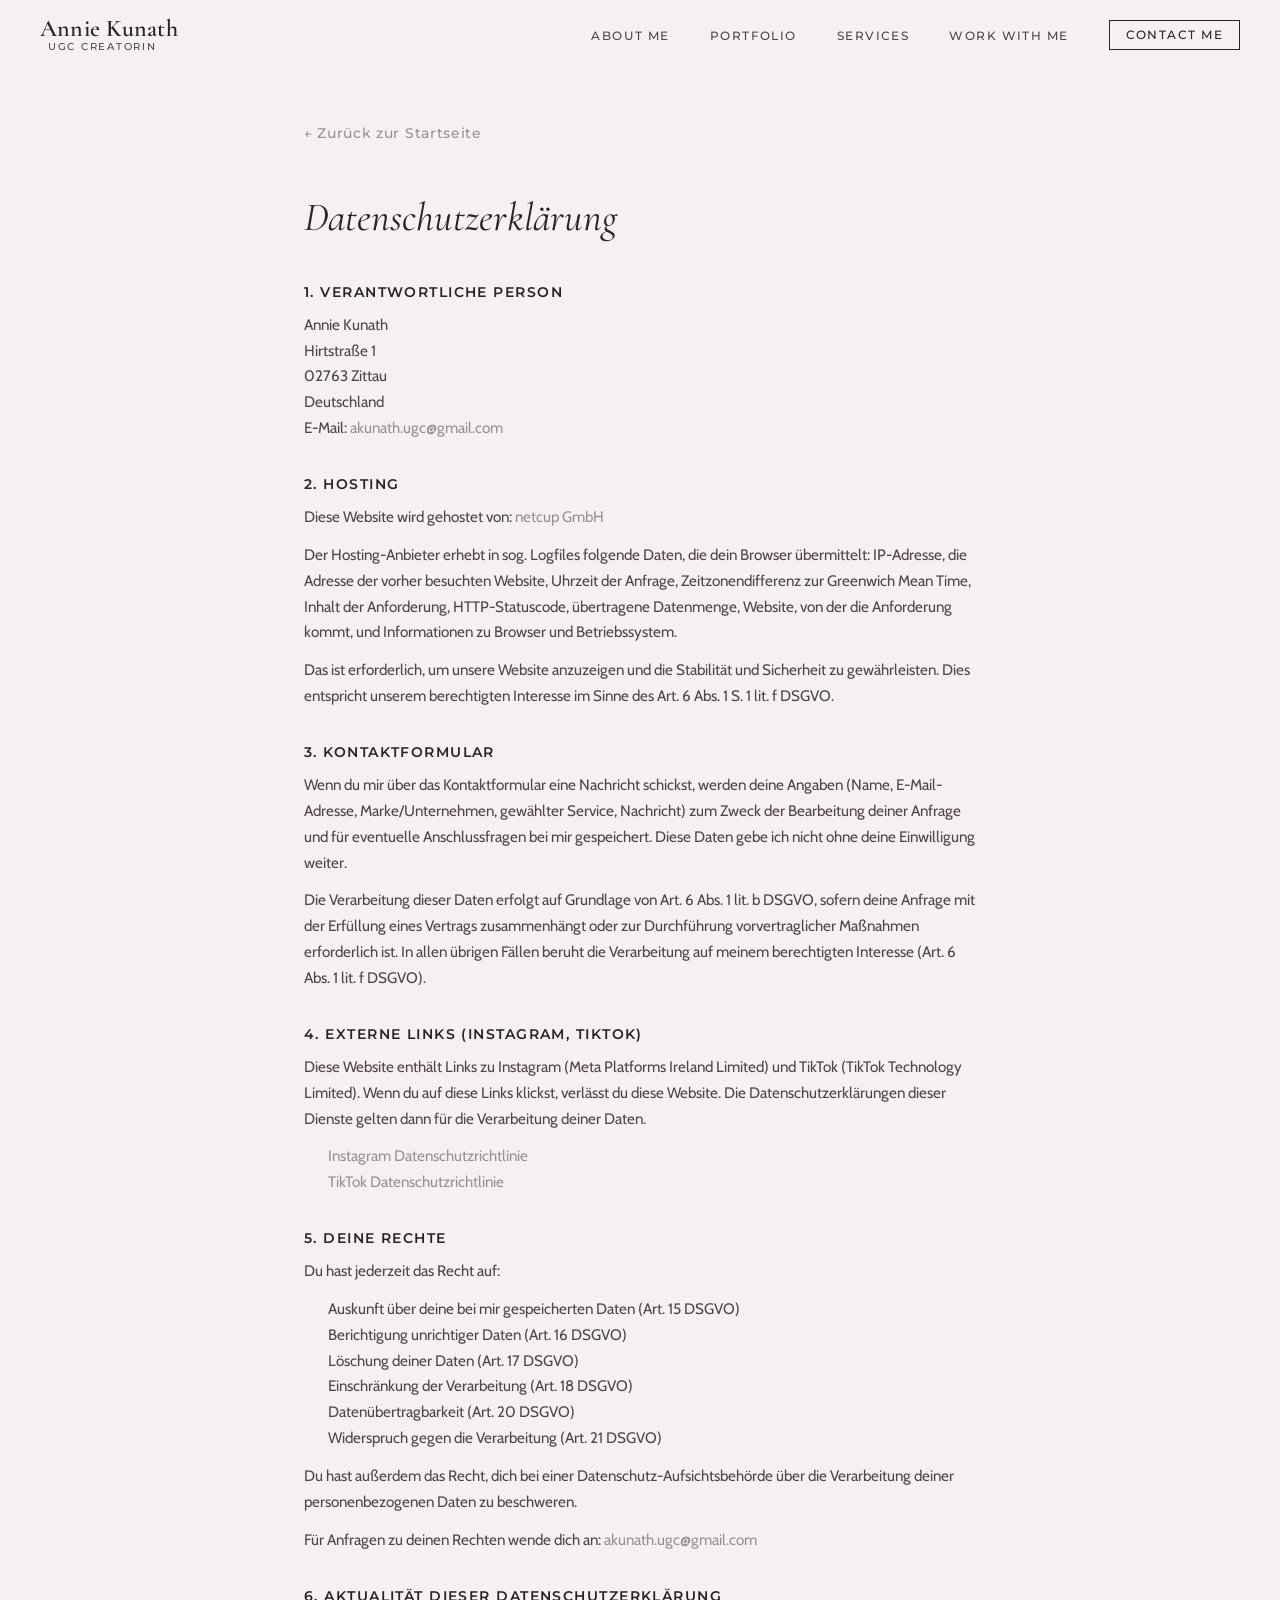
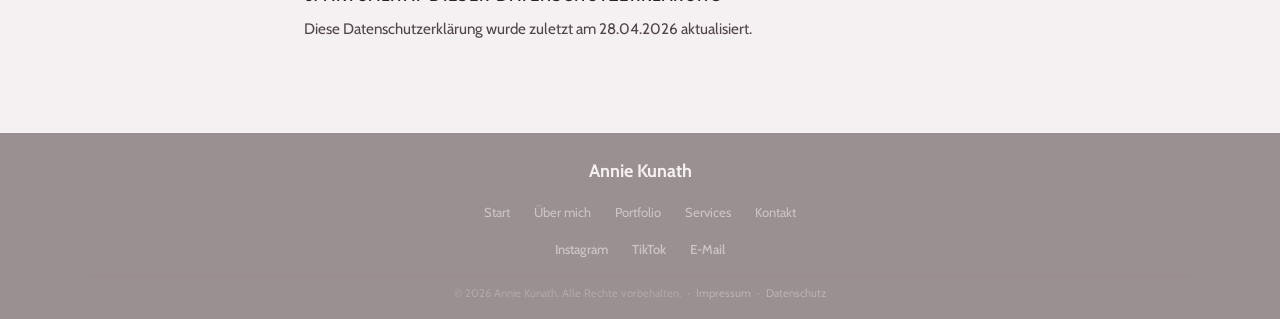
<file: datenschutz.html>
<!DOCTYPE html>
<html lang="de">
<head>
    <meta charset="UTF-8">
    <meta name="viewport" content="width=device-width, initial-scale=1.0">
    <title>Datenschutzerklärung | Annie Kunath</title>
    <meta name="robots" content="noindex, nofollow">
    <link rel="stylesheet" href="styles.css">
    <style>
        .legal-page {
            min-height: 100vh;
            padding: 120px 24px 80px;
            max-width: 720px;
            margin: 0 auto;
        }
        .legal-page h1 {
            font-family: 'CormorantGaramond', serif;
            font-size: 2.5rem;
            font-weight: 400;
            font-style: italic;
            margin-bottom: 2rem;
            color: var(--on-surface, #2c2325);
        }
        .legal-page h2 {
            font-family: 'Montserrat', sans-serif;
            font-size: 0.9rem;
            font-weight: 600;
            text-transform: uppercase;
            letter-spacing: 0.1em;
            margin-top: 2rem;
            margin-bottom: 0.5rem;
            color: var(--on-surface, #2c2325);
        }
        .legal-page p, .legal-page address {
            font-family: 'Cabin', sans-serif;
            font-size: 0.95rem;
            line-height: 1.7;
            color: var(--on-surface-variant, #5a4a4d);
            font-style: normal;
            margin-bottom: 0.75rem;
        }
        .legal-page a {
            color: #9a9091;
        }
        .legal-page ul {
            font-family: 'Cabin', sans-serif;
            font-size: 0.95rem;
            line-height: 1.7;
            color: var(--on-surface-variant, #5a4a4d);
            padding-left: 1.5rem;
            margin-bottom: 0.75rem;
        }
        .legal-page .placeholder {
            background: #f5e9eb;
            border: 1px dashed #9a9091;
            border-radius: 6px;
            padding: 8px 14px;
            color: #9a9091;
            font-size: 0.85rem;
            display: inline-block;
            margin: 4px 0;
        }
        .back-link {
            display: inline-flex;
            align-items: center;
            gap: 6px;
            font-family: 'Montserrat', sans-serif;
            font-size: 0.85rem;
            font-weight: 500;
            letter-spacing: 0.05em;
            color: #9a9091;
            text-decoration: none;
            margin-bottom: 2.5rem;
        }
        .back-link:hover { text-decoration: underline; }
    </style>
</head>
<body>

    <!-- Navigation -->
    <nav class="nav" id="nav">
        <a href="index.html" style="text-decoration:none;">
            <div class="nav__logo">
                <span class="nav__logo-name">Annie Kunath</span>
                <span class="nav__logo-sub">UGC Creatorin</span>
            </div>
        </a>
        <button class="nav__toggle" id="navToggle" aria-label="Menü öffnen">
            <span></span>
            <span></span>
            <span></span>
        </button>
        <ul class="nav__links" id="navLinks">
            <li><a href="index.html#about">ABOUT ME</a></li>
            <li><a href="index.html#portfolio">PORTFOLIO</a></li>
            <li><a href="index.html#services">SERVICES</a></li>
            <li><a href="index.html#workwithme">WORK WITH ME</a></li>
            <li><a href="index.html#contact" class="nav__cta">CONTACT ME</a></li>
        </ul>
    </nav>

    <main class="legal-page">
        <a href="index.html" class="back-link">← Zurück zur Startseite</a>

        <h1>Datenschutzerklärung</h1>

        <h2>1. Verantwortliche Person</h2>
        <address>
            Annie Kunath<br>
            Hirtstraße 1<br>
            02763 Zittau<br>
            Deutschland<br>
            E-Mail: <a href="mailto:akunath.ugc@gmail.com">akunath.ugc@gmail.com</a>
        </address>

        <h2>2. Hosting</h2>
        <p>
            Diese Website wird gehostet von: <a href="https://www.netcup.com/" target="_blank" rel="noopener noreferrer">netcup GmbH</a>
        </p>
        <p>
            Der Hosting-Anbieter erhebt in sog. Logfiles folgende Daten, die dein Browser übermittelt: IP-Adresse, die Adresse der vorher besuchten Website, Uhrzeit der Anfrage, Zeitzonendifferenz zur Greenwich Mean Time, Inhalt der Anforderung, HTTP-Statuscode, übertragene Datenmenge, Website, von der die Anforderung kommt, und Informationen zu Browser und Betriebssystem.
        </p>
        <p>
            Das ist erforderlich, um unsere Website anzuzeigen und die Stabilität und Sicherheit zu gewährleisten. Dies entspricht unserem berechtigten Interesse im Sinne des Art. 6 Abs. 1 S. 1 lit. f DSGVO.
        </p>

        <h2>3. Kontaktformular</h2>
        <p>
            Wenn du mir über das Kontaktformular eine Nachricht schickst, werden deine Angaben (Name, E-Mail-Adresse, Marke/Unternehmen, gewählter Service, Nachricht) zum Zweck der Bearbeitung deiner Anfrage und für eventuelle Anschlussfragen bei mir gespeichert. Diese Daten gebe ich nicht ohne deine Einwilligung weiter.
        </p>
        <p>
            Die Verarbeitung dieser Daten erfolgt auf Grundlage von Art. 6 Abs. 1 lit. b DSGVO, sofern deine Anfrage mit der Erfüllung eines Vertrags zusammenhängt oder zur Durchführung vorvertraglicher Maßnahmen erforderlich ist. In allen übrigen Fällen beruht die Verarbeitung auf meinem berechtigten Interesse (Art. 6 Abs. 1 lit. f DSGVO).
        </p>

        <h2>4. Externe Links (Instagram, TikTok)</h2>
        <p>
            Diese Website enthält Links zu Instagram (Meta Platforms Ireland Limited) und TikTok (TikTok Technology Limited). Wenn du auf diese Links klickst, verlässt du diese Website. Die Datenschutzerklärungen dieser Dienste gelten dann für die Verarbeitung deiner Daten.
        </p>
        <ul>
            <li><a href="https://privacycenter.instagram.com/policy/" target="_blank" rel="noopener noreferrer">Instagram Datenschutzrichtlinie</a></li>
            <li><a href="https://www.tiktok.com/legal/page/eea/privacy-policy/de-DE" target="_blank" rel="noopener noreferrer">TikTok Datenschutzrichtlinie</a></li>
        </ul>

        <h2>5. Deine Rechte</h2>
        <p>Du hast jederzeit das Recht auf:</p>
        <ul>
            <li>Auskunft über deine bei mir gespeicherten Daten (Art. 15 DSGVO)</li>
            <li>Berichtigung unrichtiger Daten (Art. 16 DSGVO)</li>
            <li>Löschung deiner Daten (Art. 17 DSGVO)</li>
            <li>Einschränkung der Verarbeitung (Art. 18 DSGVO)</li>
            <li>Datenübertragbarkeit (Art. 20 DSGVO)</li>
            <li>Widerspruch gegen die Verarbeitung (Art. 21 DSGVO)</li>
        </ul>
        <p>
            Du hast außerdem das Recht, dich bei einer Datenschutz-Aufsichtsbehörde über die Verarbeitung deiner personenbezogenen Daten zu beschweren.
        </p>
        <p>Für Anfragen zu deinen Rechten wende dich an: <a href="mailto:akunath.ugc@gmail.com">akunath.ugc@gmail.com</a></p>

        <h2>6. Aktualität dieser Datenschutzerklärung</h2>
        <p>
            Diese Datenschutzerklärung wurde zuletzt am 28.04.2026 aktualisiert.
        </p>
    </main>

    <!-- Footer -->
    <footer class="footer">
        <div class="footer__container">
            <div class="footer__brand">
                <span class="footer__logo">Annie Kunath</span>
            </div>
            <div class="footer__links">
                <a href="index.html#hero">Start</a>
                <a href="index.html#about">Über mich</a>
                <a href="index.html#portfolio">Portfolio</a>
                <a href="index.html#services">Services</a>
                <a href="index.html#contact">Kontakt</a>
            </div>
            <div class="footer__social">
                <a href="https://instagram.com/anniie_kunth" target="_blank" rel="noopener noreferrer" aria-label="Instagram">Instagram</a>
                <a href="https://tiktok.com/@anniie_kunth" target="_blank" rel="noopener noreferrer" aria-label="TikTok">TikTok</a>
                <a href="mailto:akunath.ugc@gmail.com" aria-label="E-Mail">E-Mail</a>
            </div>
            <p class="footer__copy">&copy; 2026 Annie Kunath. Alle Rechte vorbehalten. &nbsp;·&nbsp;
                <a href="impressum.html">Impressum</a> &nbsp;·&nbsp;
                <a href="datenschutz.html">Datenschutz</a>
            </p>
        </div>
    </footer>

    <script src="script.js"></script>
</body>
</html>
</file>
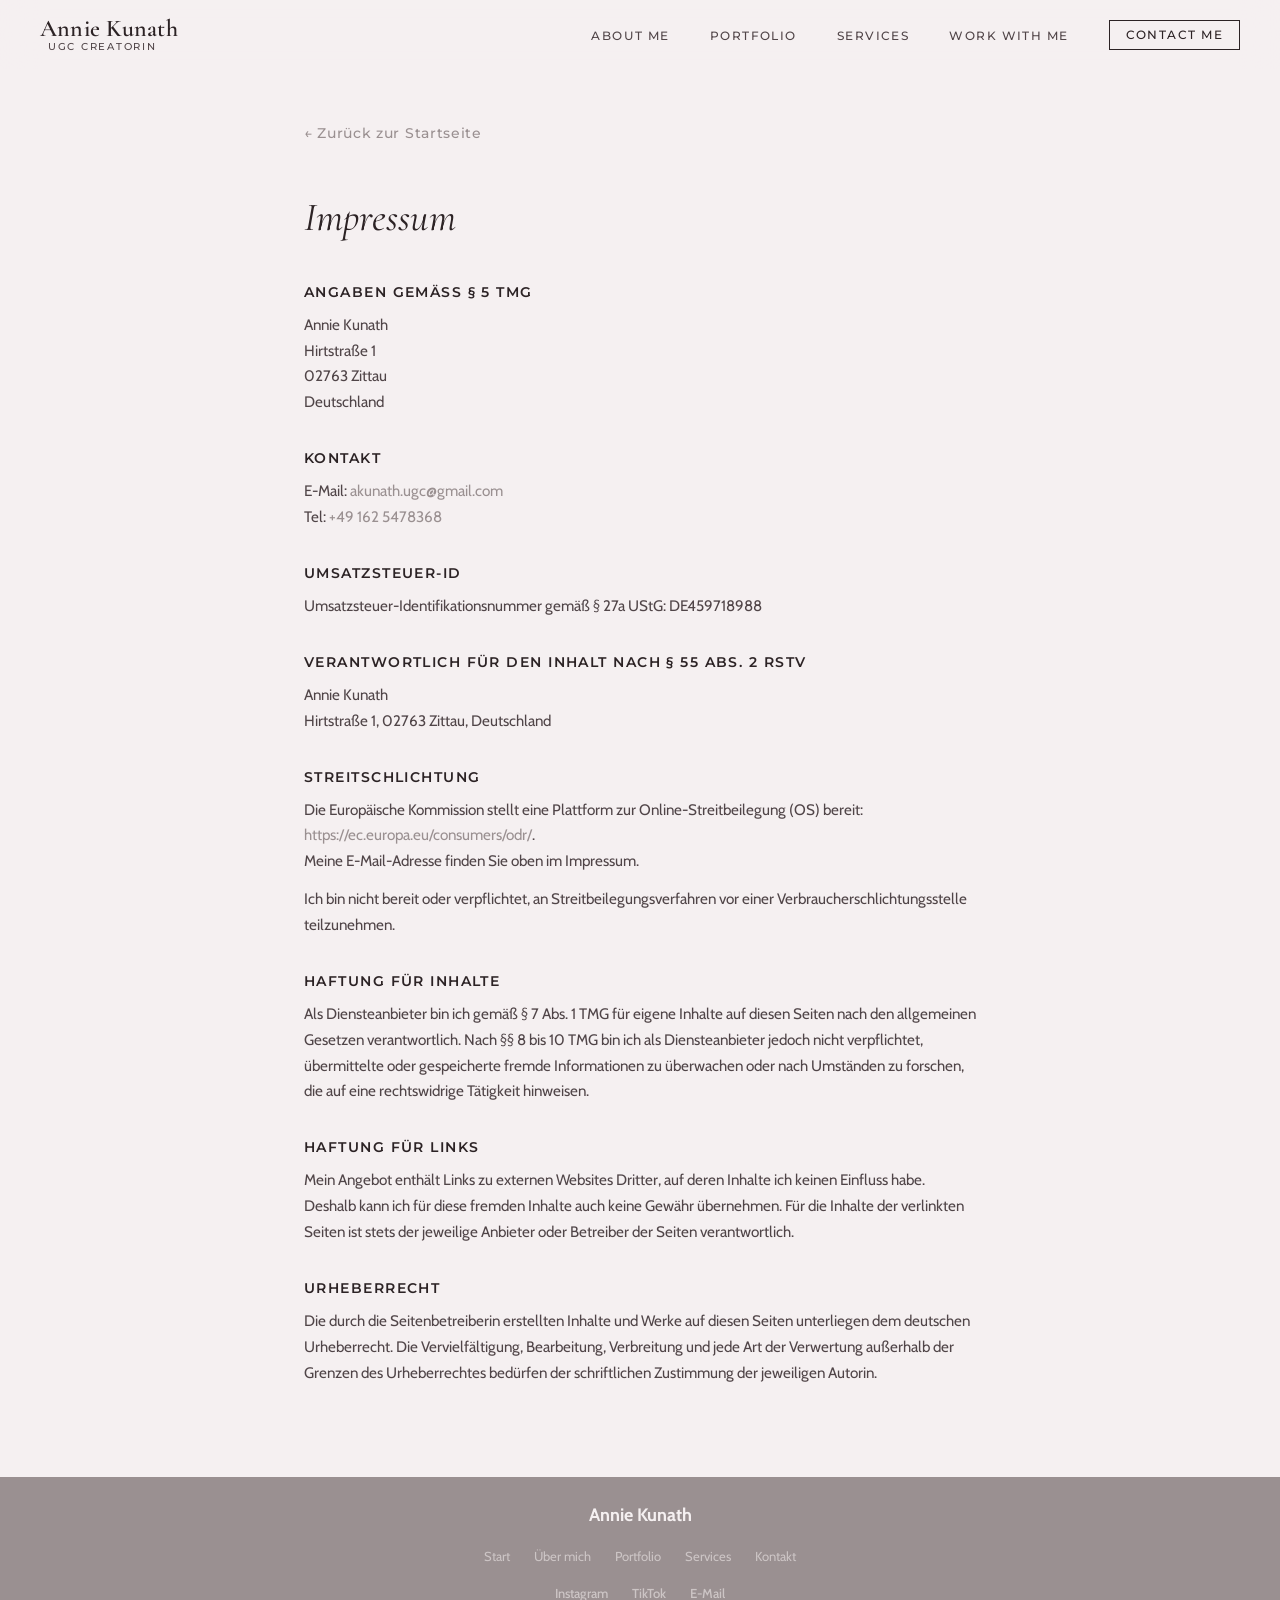
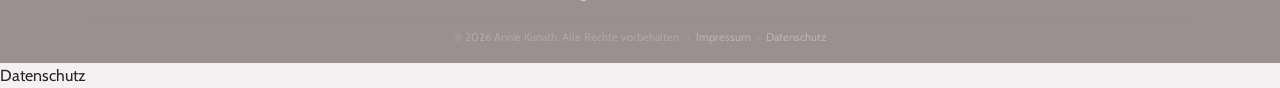
<file: impressum.html>
<!DOCTYPE html>
<html lang="de">
<head>
    <meta charset="UTF-8">
    <meta name="viewport" content="width=device-width, initial-scale=1.0">
    <title>Impressum | Annie Kunath</title>
    <meta name="robots" content="noindex, nofollow">
    <link rel="stylesheet" href="styles.css">
    <style>
        .legal-page {
            min-height: 100vh;
            padding: 120px 24px 80px;
            max-width: 720px;
            margin: 0 auto;
        }
        .legal-page h1 {
            font-family: 'CormorantGaramond', serif;
            font-size: 2.5rem;
            font-weight: 400;
            font-style: italic;
            margin-bottom: 2rem;
            color: var(--on-surface, #2c2325);
        }
        .legal-page h2 {
            font-family: 'Montserrat', sans-serif;
            font-size: 0.9rem;
            font-weight: 600;
            text-transform: uppercase;
            letter-spacing: 0.1em;
            margin-top: 2rem;
            margin-bottom: 0.5rem;
            color: var(--on-surface, #2c2325);
        }
        .legal-page p, .legal-page address {
            font-family: 'Cabin', sans-serif;
            font-size: 0.95rem;
            line-height: 1.7;
            color: var(--on-surface-variant, #5a4a4d);
            font-style: normal;
            margin-bottom: 0.75rem;
        }
        .legal-page a {
            color: #9a9091;
        }
        .legal-page .placeholder {
            background: #f5e9eb;
            border: 1px dashed #9a9091;
            border-radius: 6px;
            padding: 8px 14px;
            color: #9a9091;
            font-size: 0.85rem;
            display: inline-block;
            margin: 4px 0;
        }
        .back-link {
            display: inline-flex;
            align-items: center;
            gap: 6px;
            font-family: 'Montserrat', sans-serif;
            font-size: 0.85rem;
            font-weight: 500;
            letter-spacing: 0.05em;
            color: #9a9091;
            text-decoration: none;
            margin-bottom: 2.5rem;
        }
        .back-link:hover { text-decoration: underline; }
    </style>
</head>
<body>

    <!-- Navigation -->
    <nav class="nav" id="nav">
        <a href="index.html" style="text-decoration:none;">
            <div class="nav__logo">
                <span class="nav__logo-name">Annie Kunath</span>
                <span class="nav__logo-sub">UGC Creatorin</span>
            </div>
        </a>
        <button class="nav__toggle" id="navToggle" aria-label="Menü öffnen">
            <span></span>
            <span></span>
            <span></span>
        </button>
        <ul class="nav__links" id="navLinks">
            <li><a href="index.html#about">ABOUT ME</a></li>
            <li><a href="index.html#portfolio">PORTFOLIO</a></li>
            <li><a href="index.html#services">SERVICES</a></li>
            <li><a href="index.html#workwithme">WORK WITH ME</a></li>
            <li><a href="index.html#contact" class="nav__cta">CONTACT ME</a></li>
        </ul>
    </nav>

    <main class="legal-page">
        <a href="index.html" class="back-link">← Zurück zur Startseite</a>

        <h1>Impressum</h1>

        <h2>Angaben gemäß § 5 TMG</h2>
        <address>
            Annie Kunath<br>
            Hirtstraße 1<br>
            02763 Zittau<br>
            Deutschland
        </address>

        <h2>Kontakt</h2>
        <p>
            E-Mail: <a href="mailto:akunath.ugc@gmail.com">akunath.ugc@gmail.com</a><br>
            Tel: <a href="tel:+491625478368">+49 162 5478368</a>
        </p>

        <h2>Umsatzsteuer-ID</h2>
        <p>
            Umsatzsteuer-Identifikationsnummer gemäß § 27a UStG: DE459718988
        </p>

        <h2>Verantwortlich für den Inhalt nach § 55 Abs. 2 RStV</h2>
        <address>
            Annie Kunath<br>
            Hirtstraße 1, 02763 Zittau, Deutschland
        </address>

        <h2>Streitschlichtung</h2>
        <p>
            Die Europäische Kommission stellt eine Plattform zur Online-Streitbeilegung (OS) bereit:
            <a href="https://ec.europa.eu/consumers/odr/" target="_blank" rel="noopener noreferrer">https://ec.europa.eu/consumers/odr/</a>.<br>
            Meine E-Mail-Adresse finden Sie oben im Impressum.
        </p>
        <p>
            Ich bin nicht bereit oder verpflichtet, an Streitbeilegungsverfahren vor einer Verbraucherschlichtungsstelle teilzunehmen.
        </p>

        <h2>Haftung für Inhalte</h2>
        <p>
            Als Diensteanbieter bin ich gemäß § 7 Abs. 1 TMG für eigene Inhalte auf diesen Seiten nach den allgemeinen Gesetzen verantwortlich. Nach §§ 8 bis 10 TMG bin ich als Diensteanbieter jedoch nicht verpflichtet, übermittelte oder gespeicherte fremde Informationen zu überwachen oder nach Umständen zu forschen, die auf eine rechtswidrige Tätigkeit hinweisen.
        </p>

        <h2>Haftung für Links</h2>
        <p>
            Mein Angebot enthält Links zu externen Websites Dritter, auf deren Inhalte ich keinen Einfluss habe. Deshalb kann ich für diese fremden Inhalte auch keine Gewähr übernehmen. Für die Inhalte der verlinkten Seiten ist stets der jeweilige Anbieter oder Betreiber der Seiten verantwortlich.
        </p>

        <h2>Urheberrecht</h2>
        <p>
            Die durch die Seitenbetreiberin erstellten Inhalte und Werke auf diesen Seiten unterliegen dem deutschen Urheberrecht. Die Vervielfältigung, Bearbeitung, Verbreitung und jede Art der Verwertung außerhalb der Grenzen des Urheberrechtes bedürfen der schriftlichen Zustimmung der jeweiligen Autorin.
        </p>
    </main>

    <!-- Footer -->
    <footer class="footer">
        <div class="footer__container">
            <div class="footer__brand">
                <span class="footer__logo">Annie Kunath</span>
            </div>
            <div class="footer__links">
                <a href="index.html#hero">Start</a>
                <a href="index.html#about">Über mich</a>
                <a href="index.html#portfolio">Portfolio</a>
                <a href="index.html#services">Services</a>
                <a href="index.html#contact">Kontakt</a>
            </div>
            <div class="footer__social">
                <a href="https://instagram.com/anniie_kunth" target="_blank" rel="noopener noreferrer" aria-label="Instagram">Instagram</a>
                <a href="https://tiktok.com/@anniie_kunth" target="_blank" rel="noopener noreferrer" aria-label="TikTok">TikTok</a>
                <a href="mailto:akunath.ugc@gmail.com" aria-label="E-Mail">E-Mail</a>
            </div>
            <p class="footer__copy">&copy; 2026 Annie Kunath. Alle Rechte vorbehalten. &nbsp;·&nbsp;
                <a href="impressum.html">Impressum</a> &nbsp;·&nbsp;
                <a href="datenschutz.html">Datenschutz</a>
            </p>
        </div>
    </footer>

    <script src="script.js"></script>
</body>
</html>
                <a href="datenschutz.html">Datenschutz</a>
            </p>
        </div>
    </footer>

</body>
</html>
</file>
<file: styles.css>
/* --- Local Fonts --- */
@font-face {
    font-family: 'BrittanySignature';
    src: url('fonts/BrittanySignature.ttf') format('truetype');
    font-weight: 400;
    font-style: normal;
    font-display: swap;
}

@font-face {
    font-family: 'Cabin';
    src: url('fonts/Cabin-VariableFont_wdth,wght.ttf') format('truetype');
    font-weight: 100 900;
    font-style: normal;
    font-display: swap;
}

@font-face {
    font-family: 'Cabin';
    src: url('fonts/Cabin-Italic-VariableFont_wdth,wght.ttf') format('truetype');
    font-weight: 100 900;
    font-style: italic;
    font-display: swap;
}

@font-face {
    font-family: 'CormorantGaramond';
    src: url('fonts/CormorantGaramond-VariableFont_wght.ttf') format('truetype');
    font-weight: 100 900;
    font-style: normal;
    font-display: swap;
}

@font-face {
    font-family: 'CormorantGaramond';
    src: url('fonts/CormorantGaramond-Italic-VariableFont_wght.ttf') format('truetype');
    font-weight: 100 900;
    font-style: italic;
    font-display: swap;
}

@font-face {
    font-family: 'Montserrat';
    src: url('fonts/Montserrat-VariableFont_wght.ttf') format('truetype');
    font-weight: 100 900;
    font-style: normal;
    font-display: swap;
}

@font-face {
    font-family: 'Montserrat';
    src: url('fonts/Montserrat-Italic-VariableFont_wght.ttf') format('truetype');
    font-weight: 100 900;
    font-style: italic;
    font-display: swap;
}

/* ========================================
   Annie Kunth – UGC Creator Landing Page
   Design System: The Editorial Artisan
   ======================================== */

/* --- CSS Custom Properties --- */
:root {
    /* Surface Colors */
    --surface: #807475;
    --surface-container-low: #8f8384;
    --surface-container: #9a9091;
    --surface-container-high: #a59d9e;
    --surface-container-lowest: #f5f0f1;
    --on-surface: #2c2325;
    --on-surface-variant: #504548;

    /* Primary: Dusty Rose */
    --primary: #a6646f;
    --primary-dim: #925860;
    --primary-container: #f2d5da;
    --primary-fixed-dim: #d4a3ab;
    --on-primary: #fff;
    --on-primary-container: #3e1820;

    /* Secondary: Muted Brown */
    --secondary: #8a7268;
    --secondary-container: #e8d8d2;
    --on-secondary-container: #3a2c26;

    /* Tertiary: Plum */
    --tertiary: #7a5e80;
    --tertiary-container: #e2d0e6;

    /* Outline */
    --outline-variant: rgba(80, 69, 72, 0.2);

    /* Typography */
    --font-display: 'Cabin', sans-serif;
    --font-body: 'Cabin', sans-serif;

    /* Spacing */
    --space-xs: 0.5rem;
    --space-sm: 1rem;
    --space-md: 1.5rem;
    --space-lg: 2.5rem;
    --space-xl: 4rem;
    --space-2xl: 6rem;
    --space-3xl: 8rem;

    /* Border Radius */
    --radius-sm: 6px;
    --radius-md: 12px;
    --radius-lg: 20px;
    --radius-full: 999px;
}

/* --- Reset & Base --- */
*,
*::before,
*::after {
    margin: 0;
    padding: 0;
    box-sizing: border-box;
}

html {
    scroll-behavior: smooth;
    font-size: 16px;
}

body {
    font-family: var(--font-body);
    color: var(--on-surface);
    background-color: var(--surface-container-lowest);
    line-height: 1.6;
    -webkit-font-smoothing: antialiased;
    -moz-osx-font-smoothing: grayscale;
    overflow-x: hidden;
}

img {
    max-width: 100%;
    height: auto;
    display: block;
}

a {
    text-decoration: none;
    color: inherit;
    transition: color 0.3s ease;
}

ul {
    list-style: none;
}

/* --- Shared Typography --- */
.section-label {
    display: inline-block;
    font-family: var(--font-body);
    font-size: 0.6875rem;
    font-weight: 600;
    text-transform: uppercase;
    letter-spacing: 0.1em;
    color: var(--primary);
    margin-bottom: var(--space-sm);
}

.section-title {
    font-family: var(--font-display);
    font-size: 2.5rem;
    font-weight: 700;
    letter-spacing: -0.02em;
    line-height: 1.15;
    color: var(--on-surface);
    margin-bottom: var(--space-md);
}

/* --- Buttons --- */
.btn {
    display: inline-flex;
    align-items: center;
    justify-content: center;
    padding: 0.875rem 2rem;
    font-family: var(--font-body);
    font-size: 0.875rem;
    font-weight: 500;
    border: none;
    cursor: pointer;
    transition: all 0.3s ease;
    border-radius: var(--radius-full);
}

.btn--primary {
    background: transparent;
    color: #9a9091;
    border: 1px solid #9a9091;
    border-radius: 0;
}

.btn--primary:hover {
    background: rgba(154, 144, 145, 0.12);
    border-color: #7a7071;
}

.btn--ghost {
    background: transparent;
    color: var(--primary);
    padding: 0.875rem 1.5rem;
    border-radius: 0;
    border: 1px solid rgba(166, 100, 111, 0.5);
}

.btn--ghost:hover {
    color: var(--primary-dim);
    border-color: var(--primary-dim);
}

.btn--ghost-light {
    color: #ffffff;
    border-color: rgba(255, 255, 255, 0.7);
}

.btn--ghost-light:hover {
    color: #ffffff;
    border-color: #ffffff;
    background: rgba(255, 255, 255, 0.12);
}
.nav {
    position: fixed;
    top: 0;
    left: 0;
    right: 0;
    z-index: 100;
    display: flex;
    align-items: center;
    justify-content: space-between;
    padding: var(--space-sm) var(--space-lg);
    background: rgba(245, 240, 241, 0.7);
    backdrop-filter: blur(20px);
    -webkit-backdrop-filter: blur(20px);
    transition: padding 0.3s ease;
}

.nav--scrolled {
    padding: 0.75rem var(--space-lg);
}

.nav__logo {
    display: flex;
    flex-direction: column;
    gap: 0;
    line-height: 1.1;
}

.nav__logo-name {
    font-family: 'CormorantGaramond', serif;
    font-size: 1.5rem;
    font-weight: 600;
    color: var(--on-surface);
    letter-spacing: 0.01em;
}

.nav__logo-sub {
    font-family: 'Montserrat', sans-serif;
    font-size: 0.6rem;
    font-weight: 500;
    text-transform: uppercase;
    letter-spacing: 0.18em;
    color: var(--on-surface-variant);
    margin-left: 0.5rem;
}

.nav__links {
    display: flex;
    align-items: center;
    gap: var(--space-lg);
}

.nav__links a {
    font-family: 'Montserrat', sans-serif;
    font-size: 0.75rem;
    font-weight: 500;
    letter-spacing: 0.12em;
    text-transform: uppercase;
    color: var(--on-surface-variant);
    transition: color 0.3s ease;
}

.nav__links a:hover {
    color: var(--primary);
}

.nav__cta {
    background: transparent;
    color: var(--on-surface) !important;
    padding: 0.4rem 1rem;
    border-radius: 0;
    border: 1.5px solid var(--on-surface);
    transition: background 0.3s ease, color 0.3s ease;
}

.nav__cta:hover {
    background: var(--on-surface);
    color: var(--surface-container-lowest) !important;
}

.nav__toggle {
    display: none;
    flex-direction: column;
    gap: 5px;
    background: none;
    border: none;
    cursor: pointer;
    padding: 4px;
    position: relative;
    z-index: 200;
}

.nav__toggle span {
    display: block;
    width: 22px;
    height: 2px;
    background: var(--on-surface);
    transition: all 0.3s ease;
}

/* --- Hero Section --- */
.hero {
    position: relative;
    display: flex;
    align-items: center;
    justify-content: center;
    min-height: calc(100vh - 72px);
    margin-top: 72px;
    overflow: hidden;
}

.hero__video-bg {
    position: absolute;
    inset: 0;
    overflow: hidden;
    z-index: 0;
}

.hero__video-bg img {
    width: 100%;
    height: 100%;
    object-fit: cover;
    object-position: center;
    display: block;
}

.hero__video-overlay {
    position: absolute;
    inset: 0;
    background: rgba(44, 35, 37, 0.55);
    z-index: 1;
}

.hero__content {
    position: relative;
    z-index: 2;
    width: 100%;
    max-width: 1200px;
    padding: var(--space-xl) var(--space-lg);
    display: flex;
    flex-direction: column;
    align-items: center;
    justify-content: space-between;
    min-height: calc(100vh - 72px);
}

.hero__text-group {
    display: inline-flex;
    flex-direction: column;
    align-items: flex-start;
    margin: auto 0;
}

.hero__title {
    font-family: 'BrittanySignature', cursive;
    font-size: clamp(4rem, 11vw, 12rem);
    font-weight: 400;
    letter-spacing: 0.01em;
    line-height: 1;
    color: #ffffff;
    white-space: nowrap;
}

.hero__subtitle {
    font-family: 'Montserrat', sans-serif;
    font-size: clamp(0.6rem, 1.2vw, 0.85rem);
    font-weight: 500;
    text-transform: uppercase;
    letter-spacing: 0.35em;
    color: rgba(255, 255, 255, 0.8);
    margin-top: 0.4rem;
    padding-left: clamp(3rem, 8vw, 10rem);
}

.hero__actions {
    display: flex;
    align-items: center;
    justify-content: space-between;
    width: 100%;
    padding-bottom: var(--space-lg);
}

.btn--full {
    width: 100%;
}

/* --- Navigation --- */
.about {
    position: relative;
    padding: var(--space-xl) var(--space-lg);
    background-color: #e6e2df;
    background-image: url('bgaboutme.png');
    background-size: 100% 100%;
    background-position: center;
    background-repeat: no-repeat;
    background-attachment: scroll;
    isolation: isolate;
}

.about::before {
    content: none;
}

.about__container {
    max-width: 1400px;
    margin: 0 auto;
    display: grid;
    grid-template-columns: 1fr 2fr;
    gap: var(--space-2xl);
    align-items: center;
}

.about__image-col {
    border-radius: 9999px 9999px 0 0;
    display: flex;
    flex-direction: column;
}

.about__image-col .section-label {
    margin-bottom: var(--space-sm);
}

.about__portrait {
    border-radius: 9999px 9999px 0 0;
    overflow: hidden;
    width: 100%;
    display: block;
    object-fit: cover;
    aspect-ratio: 3 / 4;
}

.about__content {
    display: flex;
    flex-direction: column;
    padding: var(--space-xl);
}

.about__title {
    font-family: 'BrittanySignature', cursive;
    font-size: clamp(4.5rem, 9vw, 9rem);
    font-weight: 400;
    color: #1a1a1a;
    line-height: 1;
    margin-bottom: var(--space-xl);
}

.about__text {
    font-size: 1.125rem;
    color: #1a1a1a;
    line-height: 1.9;
    margin-top: var(--space-xl);
    margin-bottom: var(--space-xl);
    padding-left: var(--space-md);
    border-left: 3px solid var(--primary);
    font-family: 'CormorantGaramond', serif;
    font-size: 1.25rem;
}

/* --- Portfolio Section --- */
.portfolio {
    background-color: #e6e2df;
    background-image: url('bgaboutme.png');
    background-size: 100% 100%;
    background-repeat: no-repeat;
    padding: var(--space-xl) var(--space-lg);
}

.portfolio__header {
    text-align: center;
    margin-bottom: var(--space-xl);
}

.portfolio__desc {
    font-size: 1rem;
    color: var(--on-surface-variant);
    max-width: 500px;
    margin: 0 auto;
}

.portfolio__filter {
    display: flex;
    justify-content: center;
    gap: var(--space-xs);
    margin-bottom: var(--space-xl);
    flex-wrap: wrap;
}

.chip {
    padding: 0.5rem 1.25rem;
    font-family: 'Montserrat', sans-serif;
    font-size: 0.8125rem;
    font-weight: 500;
    background: rgba(255, 255, 255, 0.25);
    backdrop-filter: blur(8px);
    -webkit-backdrop-filter: blur(8px);
    color: var(--on-surface);
    border: 1px solid rgba(210, 195, 170, 0.5);
    border-radius: 0;
    cursor: pointer;
    transition: all 0.3s ease;
}

.chip:hover,
.chip--active {
    background: #9a9091;
    color: #ffffff;
    border-color: #9a9091;
}

/* Portfolio blocks */
.portfolio__block {
    max-width: 1200px;
    margin: 0 auto var(--space-3xl);
    padding: 0 var(--space-lg);
}

.portfolio__block--images {
    border-top: 1px solid var(--outline-variant);
    padding-top: var(--space-3xl);
}

/* Category rows */
.portfolio__category {
    margin-bottom: var(--space-xl);
    transition: opacity 0.3s ease;
}

.portfolio__category.hidden {
    display: none;
}

.portfolio__category-title {
    font-family: 'Montserrat', sans-serif;
    font-size: 0.7rem;
    font-weight: 500;
    text-transform: uppercase;
    letter-spacing: 0.2em;
    color: var(--on-surface-variant);
    margin-bottom: var(--space-md);
}

/* Video grid – portrait 9:16 */
.portfolio__video-grid {
    display: grid;
    grid-template-columns: repeat(3, 1fr);
    gap: var(--space-md);
}

.portfolio__video-grid .portfolio__item {
    aspect-ratio: 9 / 16;
}

/* Photo grid – portrait 3:4 */
.portfolio__photo-grid {
    display: grid;
    grid-template-columns: repeat(3, 1fr);
    gap: var(--space-md);
}

.portfolio__photo-grid .portfolio__item {
    aspect-ratio: 3 / 4;
}

/* Placeholder styling */
.portfolio__item--placeholder {
    background: var(--surface-container);
    border: 1.5px dashed var(--outline-variant);
}

.portfolio__placeholder-label {
    position: absolute;
    inset: 0;
    display: flex;
    align-items: center;
    justify-content: center;
    font-family: 'Montserrat', sans-serif;
    font-size: 0.7rem;
    font-weight: 500;
    text-transform: uppercase;
    letter-spacing: 0.15em;
    color: var(--on-surface-variant);
    pointer-events: none;
}

.portfolio__item {
    position: relative;
    border-radius: var(--radius-md);
    overflow: hidden;
    aspect-ratio: 4 / 5;
    cursor: pointer;
    transition: transform 0.4s ease;
}

.portfolio__item:hover {
    transform: scale(1.02);
}

.portfolio__item img,
.portfolio__item video {
    width: 100%;
    height: 100%;
    object-fit: cover;
    display: block;
}

/* Portfolio Overlay */
.portfolio__overlay {
    position: absolute;
    inset: 0;
    background: linear-gradient(0deg, rgba(44, 35, 37, 0.7) 0%, transparent 50%);
    display: flex;
    align-items: flex-end;
    padding: var(--space-md);
    opacity: 0;
    transition: opacity 0.3s ease;
}

.portfolio__item:hover .portfolio__overlay {
    opacity: 1;
}

.portfolio__overlay span {
    font-family: var(--font-body);
    font-size: 0.8125rem;
    font-weight: 600;
    color: var(--surface-container-lowest);
    text-transform: uppercase;
    letter-spacing: 0.05em;
}

/* Portfolio section CTA */
.portfolio__cta {
    display: flex;
    flex-direction: column;
    align-items: center;
    gap: var(--space-sm);
    margin-top: var(--space-xl);
    padding: var(--space-xl) var(--space-lg);
    border-top: 1px solid var(--outline-variant);
    text-align: center;
}

.portfolio__cta-text {
    font-size: 0.9375rem;
    color: var(--on-surface-variant);
}

.portfolio__play-icon {
    position: absolute;
    top: 50%;
    left: 50%;
    transform: translate(-50%, -50%);
    width: 48px;
    height: 48px;
    background: rgba(245, 240, 241, 0.85);
    backdrop-filter: blur(10px);
    border-radius: 50%;
    display: flex;
    align-items: center;
    justify-content: center;
    font-size: 1rem;
    color: var(--primary);
    transition: transform 0.3s ease, opacity 0.3s ease;
    pointer-events: none;
    z-index: 2;
}

.portfolio__item--video:hover .portfolio__play-icon {
    transform: translate(-50%, -50%) scale(1.1);
}

.portfolio__item--video.playing .portfolio__play-icon {
    opacity: 0;
}

/* --- Portfolio Image Strip --- */
.portfolio__strip-wrapper {
    background-color: #e6e2df;
    background-image: url('bgaboutme.png');
    background-size: 100% 100%;
    background-repeat: no-repeat;
    padding-top: var(--space-xl);
}

.portfolio__strip-title {
    font-family: 'Montserrat', sans-serif;
    font-size: 0.7rem;
    font-weight: 500;
    text-transform: uppercase;
    letter-spacing: 0.2em;
    color: var(--on-surface-variant);
    text-align: center;
    margin: 0 0 var(--space-md) 0;
    padding: 0 10%;
}

.portfolio__strip {
    display: grid;
    grid-template-columns: repeat(4, 1fr);
    gap: 18px;
    width: 100%;
    background-color: transparent;
    padding: 0 10% var(--space-xl);
}

.portfolio__strip img {
    width: 100%;
    height: 100%;
    object-fit: cover;
    display: block;
}

@media (max-width: 768px) {
    .portfolio__strip {
        grid-template-columns: repeat(2, 1fr);
        padding: 0 var(--space-lg) var(--space-xl);
    }
}

/* --- Media-KIT Section --- */
.mediakit {
    position: relative;
    padding: var(--space-xl) var(--space-lg);
    text-align: center;
    overflow: hidden;
    isolation: isolate;
}

.mediakit::before {
    content: '';
    position: absolute;
    inset: -20px;
    background-image: url('mediakit.jpg');
    background-size: cover;
    background-position: center;
    filter: blur(6px) brightness(0.55);
    z-index: -1;
}

.mediakit__container {
    position: relative;
    z-index: 1;
    max-width: 1100px;
    width: 100%;
    margin: 0 auto;
    display: flex;
    flex-direction: row;
    align-items: center;
    justify-content: center;
    gap: var(--space-2xl);
    flex-wrap: wrap;
    padding: 0 var(--space-lg);
    box-sizing: border-box;
}

.mediakit__title {
    font-family: 'BrittanySignature', cursive;
    font-size: clamp(2rem, 4.5vw, 4rem);
    font-weight: 400;
    color: #fff;
    line-height: 1;
    margin: 0;
    white-space: nowrap;
    text-shadow: 0 4px 24px rgba(0,0,0,0.4);
}

.btn--mediakit {
    display: inline-flex;
    align-items: center;
    gap: 0.6rem;
    margin-top: 0;
    padding: 1rem 2.4rem;
    font-family: var(--font-display);
    font-size: 1.15rem;
    font-weight: 700;
    color: #ffffff;
    background-color: #9a9091;
    border: none;
    border-radius: 3rem;
    text-decoration: none;
    cursor: pointer;
    transition: background-color 0.2s ease, transform 0.2s ease, box-shadow 0.2s ease;
    box-shadow: 0 4px 20px rgba(154, 144, 145, 0.35);
    white-space: nowrap;
    flex-shrink: 0;
}

.btn--mediakit svg {
    width: 1.3rem;
    height: 1.3rem;
    flex-shrink: 0;
}

.btn--mediakit:hover {
    background-color: #7a7071;
    transform: translateY(-2px);
    box-shadow: 0 8px 28px rgba(154, 144, 145, 0.45);
}

.btn--mediakit:active {
    transform: translateY(0);
}

/* --- Services Section --- */
.services {
    background-color: #e6e2df;
    background-image: url('bgaboutme.png');
    background-size: 100% 100%;
    background-repeat: no-repeat;
    padding: var(--space-xl) var(--space-lg);
}

.services__container {
    max-width: 1100px;
    margin: 0 auto;
}

.services__header {
    margin-bottom: var(--space-xl);
}

.services__subtitle {
    font-size: 1rem;
    color: var(--on-surface-variant);
    margin-top: var(--space-xs);
    margin-bottom: 0;
}

.services__grid {
    display: grid;
    grid-template-columns: repeat(3, 1fr);
    gap: var(--space-md);
}

.service-card {
    position: relative;
    background: rgba(128, 116, 117, 0.06);
    padding: var(--space-lg);
    padding-top: 0;
    border-radius: var(--radius-md);
    transition: transform 0.3s ease;
    overflow: hidden;
    display: flex;
    flex-direction: column;
}

.service-card:hover {
    transform: translateY(-4px);
}

.service-card__image {
    margin: 0 calc(var(--space-lg) * -1);
    margin-bottom: var(--space-md);
    height: 260px;
    overflow: hidden;
}

.service-card__image img {
    width: 100%;
    height: 100%;
    object-fit: cover;
    transition: transform 0.4s ease;
}

.service-card:hover .service-card__image img {
    transform: scale(1.05);
}

.service-card--featured {
    background: #f5f0f1;
}

.service-card:not(.service-card--featured) {
    background: #f5f0f1;
}

.service-card__badge {
    position: absolute;
    top: var(--space-sm);
    right: var(--space-sm);
    font-size: 0.6875rem;
    font-weight: 600;
    text-transform: uppercase;
    letter-spacing: 0.05em;
    color: var(--on-primary);
    background: var(--primary);
    padding: 0.25rem 0.75rem;
    border-radius: var(--radius-full);
}

.service-card__icon {
    font-size: 2rem;
    display: block;
    margin-bottom: var(--space-sm);
}

.service-card__title {
    font-family: var(--font-display);
    font-size: 1.25rem;
    font-weight: 600;
    margin-bottom: var(--space-xs);
}

.service-card__text {
    font-size: 0.875rem;
    color: var(--on-surface-variant);
    line-height: 1.7;
    margin-bottom: var(--space-sm);
}

.service-card__list {
    display: flex;
    flex-direction: column;
    gap: 0.375rem;
}

.service-card__list li {
    font-size: 0.8125rem;
    color: var(--on-surface-variant);
    padding-left: 1rem;
    position: relative;
}

.service-card__list li::before {
    content: '–';
    position: absolute;
    left: 0;
    color: var(--primary);
}

.btn--card {
    margin-top: auto;
    padding-top: var(--space-md);
    width: 100%;
    font-size: 0.8125rem;
    padding: 0.75rem 1.5rem;
    margin-top: auto;
}

.btn--lg {
    padding: 1rem 2.5rem;
    font-size: 1rem;
    font-weight: 600;
}

.services__footnote {
    text-align: center;
    font-family: var(--font-body);
    font-size: 0.78rem;
    color: var(--on-surface-variant);
    margin-top: var(--space-lg);
    opacity: 0.75;
}

.services__cta {
    text-align: center;
    margin-top: var(--space-xl);
    padding-top: var(--space-xl);
}

.services__visual {
    margin-top: var(--space-xl);
    text-align: center;
}

.services__visual img {
    max-width: 800px;
    width: 100%;
    height: auto;
    display: block;
    margin: 0 auto;
}

.services__cta-text {
    font-family: var(--font-display);
    font-size: 1.25rem;
    font-weight: 600;
    color: var(--on-surface-variant);
    margin-bottom: var(--space-md);
}


/* --- Work With Me Section --- */
.workwithme {
    background-color: #e6e2df;
    background-image: url('bgaboutme.png');
    background-size: 100% 100%;
    background-repeat: no-repeat;
    padding: var(--space-xl) var(--space-lg);
}

.workwithme__container {
    max-width: 1100px;
    margin: 0 auto;
}

.workwithme__header {
    text-align: center;
    margin-bottom: var(--space-xl);
}

.workwithme__header .section-title em {
    font-family: 'BrittanySignature', cursive;
    font-style: normal;
    font-size: 1.4em;
    font-weight: 400;
    vertical-align: middle;
}

.workwithme__title {
    font-family: var(--font-body);
    text-transform: uppercase;
    letter-spacing: 0.08em;
    font-weight: 700;
}

.workwithme__text {
    font-family: var(--font-body);
    font-size: 1.05rem;
    color: var(--on-surface-variant);
    line-height: 1.9;
    text-align: center;
    max-width: 720px;
    margin: 0 auto var(--space-3xl);
}

.workwithme__logos-track {
    overflow: hidden;
    width: 100%;
    mask-image: linear-gradient(to right, transparent 0%, black 8%, black 92%, transparent 100%);
    -webkit-mask-image: linear-gradient(to right, transparent 0%, black 8%, black 92%, transparent 100%);
}

.workwithme__logos-inner {
    display: flex;
    align-items: center;
    gap: var(--space-3xl);
    width: max-content;
    animation: marquee 30s linear infinite;
}

.workwithme__logos-inner img {
    height: 300px;
    width: auto;
    object-fit: contain;
    flex-shrink: 0;
}

@keyframes marquee {
    from { transform: translateX(0); }
    to   { transform: translateX(-50%); }
}

@media (max-width: 600px) {
    .workwithme__logos-inner img {
        height: 200px;
    }
    .workwithme__logos-inner {
        gap: var(--space-2xl);
    }
}

/* --- Process Section --- */
.process {
    position: relative;
    padding: 1.2rem var(--space-lg);
    overflow: hidden;
    isolation: isolate;
}

.process::before {
    content: '';
    position: absolute;
    inset: -20px;
    background-image: url('howwork.jpg');
    background-size: cover;
    background-position: center;
    filter: blur(6px) brightness(0.45);
    z-index: -1;
}

.process__container {
    max-width: 1100px;
    margin: 0 auto;
}

.process__header {
    text-align: center;
    margin-bottom: var(--space-2xl);
}

.process .section-label {
    color: rgba(255, 255, 255, 0.7);
}

.process .section-title,
.process__header .section-title {
    color: #ffffff;
}

.process__header .section-title em {
    font-family: 'BrittanySignature', cursive;
    font-style: normal;
    font-size: 1.4em;
    font-weight: 400;
    vertical-align: middle;
}

.contact .section-title {
    font-family: 'CormorantGaramond', serif;
    font-style: italic;
}

.process__steps {
    display: grid;
    grid-template-columns: repeat(4, 1fr);
    gap: 0;
}

.process__step {
    position: relative;
    display: flex;
    flex-direction: column;
}

.process__step-inner {
    display: flex;
    flex-direction: column;
    align-items: flex-start;
    padding: var(--space-md) var(--space-lg) var(--space-md) 0;
    position: relative;
    z-index: 1;
}

.process__icon {
    display: block;
    width: 2.5rem;
    height: 2.5rem;
    margin-bottom: var(--space-sm);
    color: var(--primary-fixed-dim);
}

.process__icon svg {
    width: 100%;
    height: 100%;
}

.process__step-body {
    flex: 1;
}

.process__step-title {
    font-family: var(--font-display);
    font-size: 1.125rem;
    font-weight: 600;
    color: #ffffff;
    margin-bottom: var(--space-xs);
}

.process__step-text {
    font-size: 0.875rem;
    color: rgba(255, 255, 255, 0.85);
    line-height: 1.7;
}

/* Arrow connector between steps */
.process__connector {
    display: none;
}

/* Step color variants */
.process__step--1 .process__step-inner {
    border-radius: 1rem;
    padding: var(--space-md);
    border-left: 3px solid rgba(255, 255, 255, 0.5);
}

.process__step--2 .process__step-inner {
    border-radius: 1rem;
    padding: var(--space-md);
    border-left: 3px solid rgba(255, 255, 255, 0.5);
}

.process__step--3 .process__step-inner {
    border-radius: 1rem;
    padding: var(--space-md);
    border-left: 3px solid rgba(255, 255, 255, 0.5);
}

.process__step--4 .process__step-inner {
    border-radius: 1rem;
    padding: var(--space-md);
    border-left: 3px solid rgba(255, 255, 255, 0.5);
}





/* --- Contact Section --- */
.contact {
    background-color: #e6e2df;
    background-image: url('bgaboutme.png');
    background-size: 100% 100%;
    background-repeat: no-repeat;
    padding: var(--space-xl) var(--space-lg);
}

.contact__container {
    max-width: 1100px;
    margin: 0 auto;
    display: grid;
    grid-template-columns: 1fr 1.2fr;
    gap: var(--space-xl);
    align-items: start;
}

.contact__text {
    font-size: 1rem;
    color: var(--on-surface-variant);
    line-height: 1.8;
    margin-bottom: var(--space-lg);
}

.contact__details {
    display: flex;
    flex-direction: column;
    gap: var(--space-sm);
}

.contact__link {
    display: flex;
    align-items: center;
    gap: var(--space-xs);
    font-size: 0.9375rem;
    font-weight: 500;
    color: var(--on-surface-variant);
}

.contact__link:hover {
    color: var(--primary);
}

.contact__link-icon {
    font-size: 1.125rem;
}

.contact__link-logo {
    height: 1.125rem;
    width: auto;
    vertical-align: middle;
    display: inline-block;
}

.contact__form {
    display: flex;
    flex-direction: column;
    gap: var(--space-sm);
}

.form-group input,
.form-group select,
.form-group textarea {
    width: 100%;
    padding: 0.875rem 1rem;
    font-family: var(--font-body);
    font-size: 0.875rem;
    color: var(--on-surface);
    background: var(--surface-container-lowest);
    border: 1px solid var(--outline-variant);
    border-radius: var(--radius-sm);
    outline: none;
    transition: border-color 0.3s ease;
}

.form-group input:focus,
.form-group select:focus,
.form-group textarea:focus {
    border-color: var(--primary);
}

.form-group textarea {
    resize: vertical;
    min-height: 100px;
}

.form-group select {
    cursor: pointer;
    -webkit-appearance: none;
    -moz-appearance: none;
    appearance: none;
    background-image: url("data:image/svg+xml,%3Csvg xmlns='http://www.w3.org/2000/svg' width='12' height='8' viewBox='0 0 12 8'%3E%3Cpath fill='%23504548' d='M1.41 0L6 4.58 10.59 0 12 1.41l-6 6-6-6z'/%3E%3C/svg%3E");
    background-repeat: no-repeat;
    background-position: right 1rem center;
    padding-right: 2.5rem;
}

.form-success {
    display: none;
    font-size: 0.875rem;
    color: var(--primary);
    font-weight: 500;
    text-align: center;
    padding: var(--space-sm);
}

.form-success.visible {
    display: block;
}

/* --- Footer --- */
.footer {
    background: #9a9091;
    padding: var(--space-md) var(--space-lg) var(--space-sm);
    position: relative;
    overflow: hidden;
}

.footer::before {
    content: none;
}

.footer__container {
    max-width: 1100px;
    margin: 0 auto;
    display: flex;
    flex-direction: column;
    align-items: center;
    gap: var(--space-sm);
    text-align: center;
    position: relative;
    z-index: 1;
}

.footer__brand {
    display: flex;
    align-items: center;
    gap: 1rem;
}

.footer__logo {
    font-family: var(--font-display);
    font-size: 1.125rem;
    font-weight: 700;
    color: var(--surface-container-lowest);
}

.footer__tagline {
    font-size: 0.75rem;
    color: rgba(245, 240, 241, 0.45);
    margin-top: 0;
}

.footer__links {
    display: flex;
    gap: var(--space-md);
    flex-wrap: wrap;
    justify-content: center;
}

.footer__links a {
    font-size: 0.8125rem;
    color: rgba(245, 240, 241, 0.55);
    transition: color 0.3s ease;
}

.footer__links a:hover {
    color: var(--primary-fixed-dim);
}

.footer__social {
    display: flex;
    gap: var(--space-md);
}

.footer__social a {
    font-size: 0.8125rem;
    font-weight: 500;
    color: rgba(245, 240, 241, 0.55);
    transition: color 0.3s ease;
}

.footer__social a:hover {
    color: var(--primary-fixed-dim);
}

.footer__copy {
    font-size: 0.7rem;
    color: rgba(245, 240, 241, 0.25);
    border-top: 1px solid rgba(166, 100, 111, 0.15);
    padding-top: var(--space-xs);
    width: 100%;
}

.footer__copy a {
    color: rgba(245, 240, 241, 0.35);
    transition: color 0.3s ease;
}

.footer__copy a:hover {
    color: var(--primary-fixed-dim);
}

/* --- Responsive --- */
@media (max-width: 1024px) {
    .hero__title {
        font-size: 2.75rem;
    }

    .services__grid {
        grid-template-columns: 1fr 1fr;
    }

    .process__steps {
        grid-template-columns: repeat(2, 1fr);
    }
}

@media (max-width: 768px) {
    :root {
        --space-lg: 1.5rem;
        --space-xl: 2.5rem;
        --space-2xl: 4rem;
        --space-3xl: 5rem;
    }

    .section-title {
        font-size: 2rem;
    }

    /* Nav mobile */
    .nav__logo-name {
        font-size: 1.9rem;
    }

    .nav__toggle {
        display: flex;
    }

    .nav__links {
        position: fixed;
        top: 0;
        right: -100%;
        width: 70%;
        height: auto;
        min-height: 0;
        flex-direction: column;
        background: rgba(245, 240, 241, 0.97);
        backdrop-filter: blur(20px);
        -webkit-backdrop-filter: blur(20px);
        padding: var(--space-3xl) var(--space-lg) var(--space-xl);
        gap: var(--space-md);
        transition: right 0.4s ease;
        box-shadow: -4px 0 30px rgba(0,0,0,0.08);
        border-bottom-left-radius: 12px;
    }

    .nav__links.open {
        right: 0;
    }

    .nav__toggle.active span:nth-child(1) {
        transform: rotate(45deg) translateY(5px);
    }

    .nav__toggle.active span:nth-child(2) {
        opacity: 0;
    }

    .nav__toggle.active span:nth-child(3) {
        transform: rotate(-45deg) translateY(-5px);
    }

    /* Hero mobile */
    .hero__video-bg img {
        width: 100%;
        height: 100%;
    }

    .hero {
        min-height: 100vh;
    }

    .hero__title {
        font-size: 2.5rem;
    }

    .hero__subtitle {
        margin-left: auto;
        margin-right: auto;
    }

    /* About mobile */
    .about__container {
        grid-template-columns: 1fr;
    }

    .about__image-col {
        max-width: 320px;
        margin: 0 auto;
    }

    /* Process mobile */
    .process__steps {
        grid-template-columns: 1fr 1fr;
        gap: var(--space-md);
    }

    .process__steps::before {
        display: none;
    }

    .stat-card {
        flex: 1;
    }

    /* Portfolio mobile */
    .portfolio__video-grid,
    .portfolio__photo-grid {
        grid-template-columns: repeat(2, 1fr);
    }

    .portfolio__cta {
        padding-top: var(--space-lg);
        margin-top: var(--space-lg);
    }

    /* Services mobile */
    .services__grid {
        grid-template-columns: 1fr;
    }

    /* Process mobile */
    .process__steps {
        grid-template-columns: 1fr;
    }

    /* Contact mobile */
    .contact__container {
        grid-template-columns: 1fr;
    }
}

@media (max-width: 480px) {
    .hero__title {
        font-size: 2rem;
    }

    .portfolio__video-grid,
    .portfolio__photo-grid {
        grid-template-columns: 1fr;
    }

    /* Process single-column */
    .process__steps {
        grid-template-columns: 1fr;
    }

    .footer__links {
        flex-direction: column;
        gap: var(--space-xs);
    }
}
</file>
